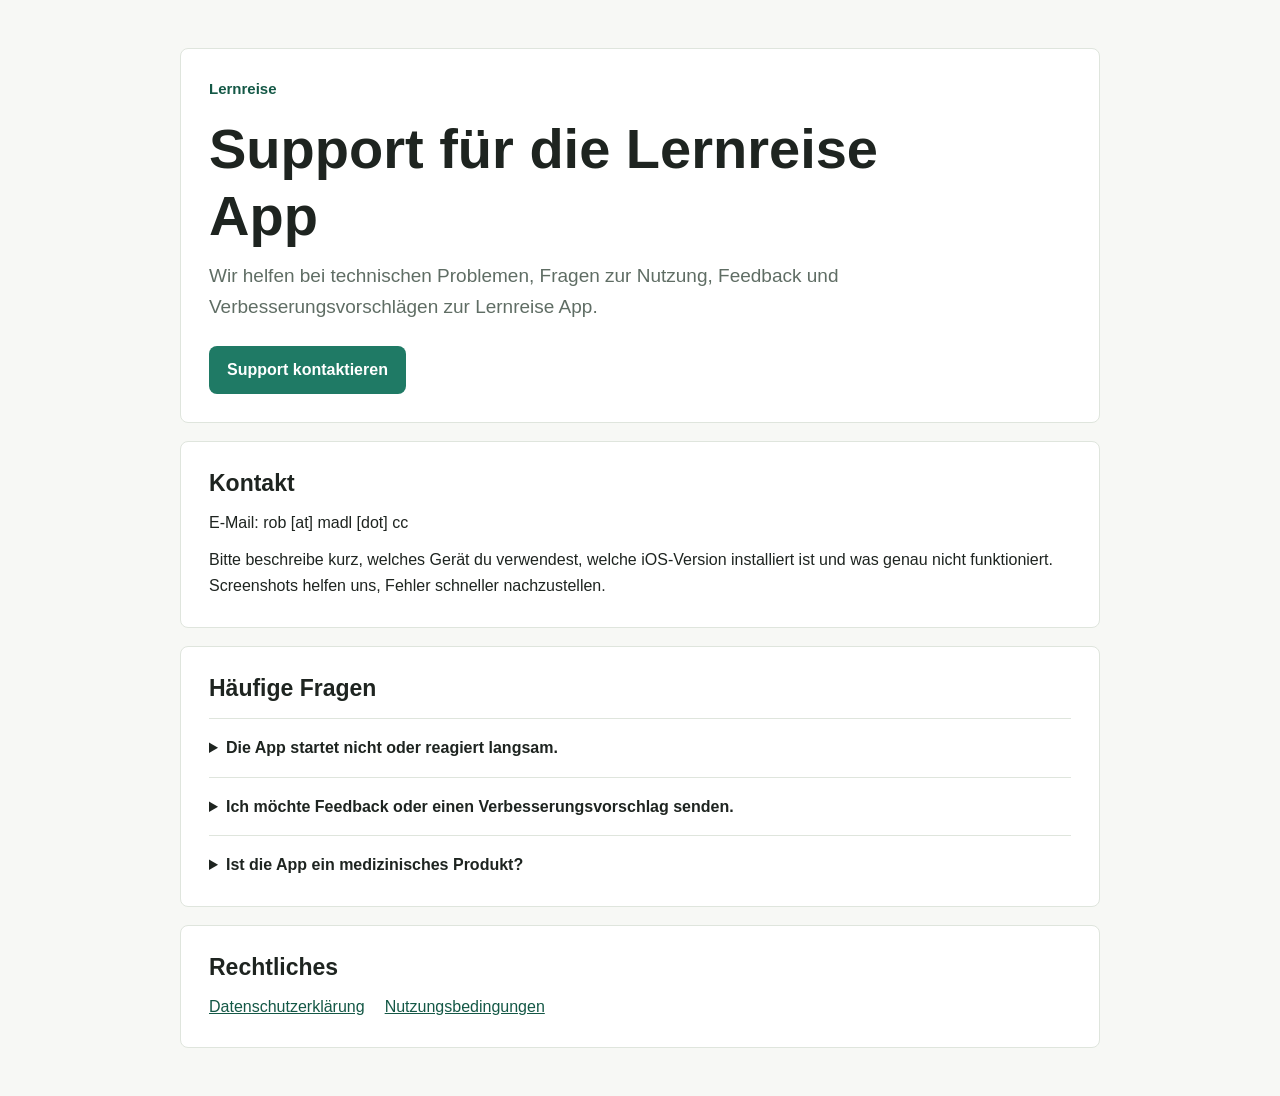
<file: index.html>
<!doctype html>
<html lang="de">
  <head>
    <meta charset="utf-8">
    <meta name="viewport" content="width=device-width, initial-scale=1">
    <meta name="description" content="Support und Kontakt für die Lernreise App.">
    <title>Lernreise App Support</title>
    <link rel="stylesheet" href="styles.css">
  </head>
  <body>
    <main class="page">
      <section class="hero" aria-labelledby="title">
        <p class="brand">Lernreise</p>
        <h1 id="title">Support für die Lernreise App</h1>
        <p class="lead">
          Wir helfen bei technischen Problemen, Fragen zur Nutzung, Feedback und
          Verbesserungsvorschlägen zur Lernreise App.
        </p>
        <a class="button" href="#kontakt">Support kontaktieren</a>
      </section>

      <section class="section" id="kontakt" aria-labelledby="contact">
        <h2 id="contact">Kontakt</h2>
        <p>
          E-Mail: rob [at] madl [dot] cc
        </p>
        <p>
          Bitte beschreibe kurz, welches Gerät du verwendest, welche iOS-Version
          installiert ist und was genau nicht funktioniert. Screenshots helfen uns,
          Fehler schneller nachzustellen.
        </p>
      </section>

      <section class="section" aria-labelledby="help">
        <h2 id="help">Häufige Fragen</h2>
        <details>
          <summary>Die App startet nicht oder reagiert langsam.</summary>
          <p>
            Schließe die App vollständig, starte das iPhone neu und prüfe, ob
            die neueste Version der App installiert ist.
          </p>
        </details>
        <details>
          <summary>Ich möchte Feedback oder einen Verbesserungsvorschlag senden.</summary>
          <p>
            Schreib uns per E-Mail. Wir lesen Feedback zu Aufgaben, Lesbarkeit,
            Bedienung und Lerninhalten besonders aufmerksam.
          </p>
        </details>
        <details>
          <summary>Ist die App ein medizinisches Produkt?</summary>
          <p>
            Nein. Die App ist als Lern- und Übungsangebot gedacht und ersetzt
            keine medizinische, psychologische oder pädagogische Diagnose,
            Beratung oder Therapie.
          </p>
        </details>
      </section>

      <section class="section links" aria-labelledby="legal">
        <h2 id="legal">Rechtliches</h2>
        <a href="privacy.html">Datenschutzerklärung</a>
        <a href="terms.html">Nutzungsbedingungen</a>
      </section>
    </main>
  </body>
</html>
</file>
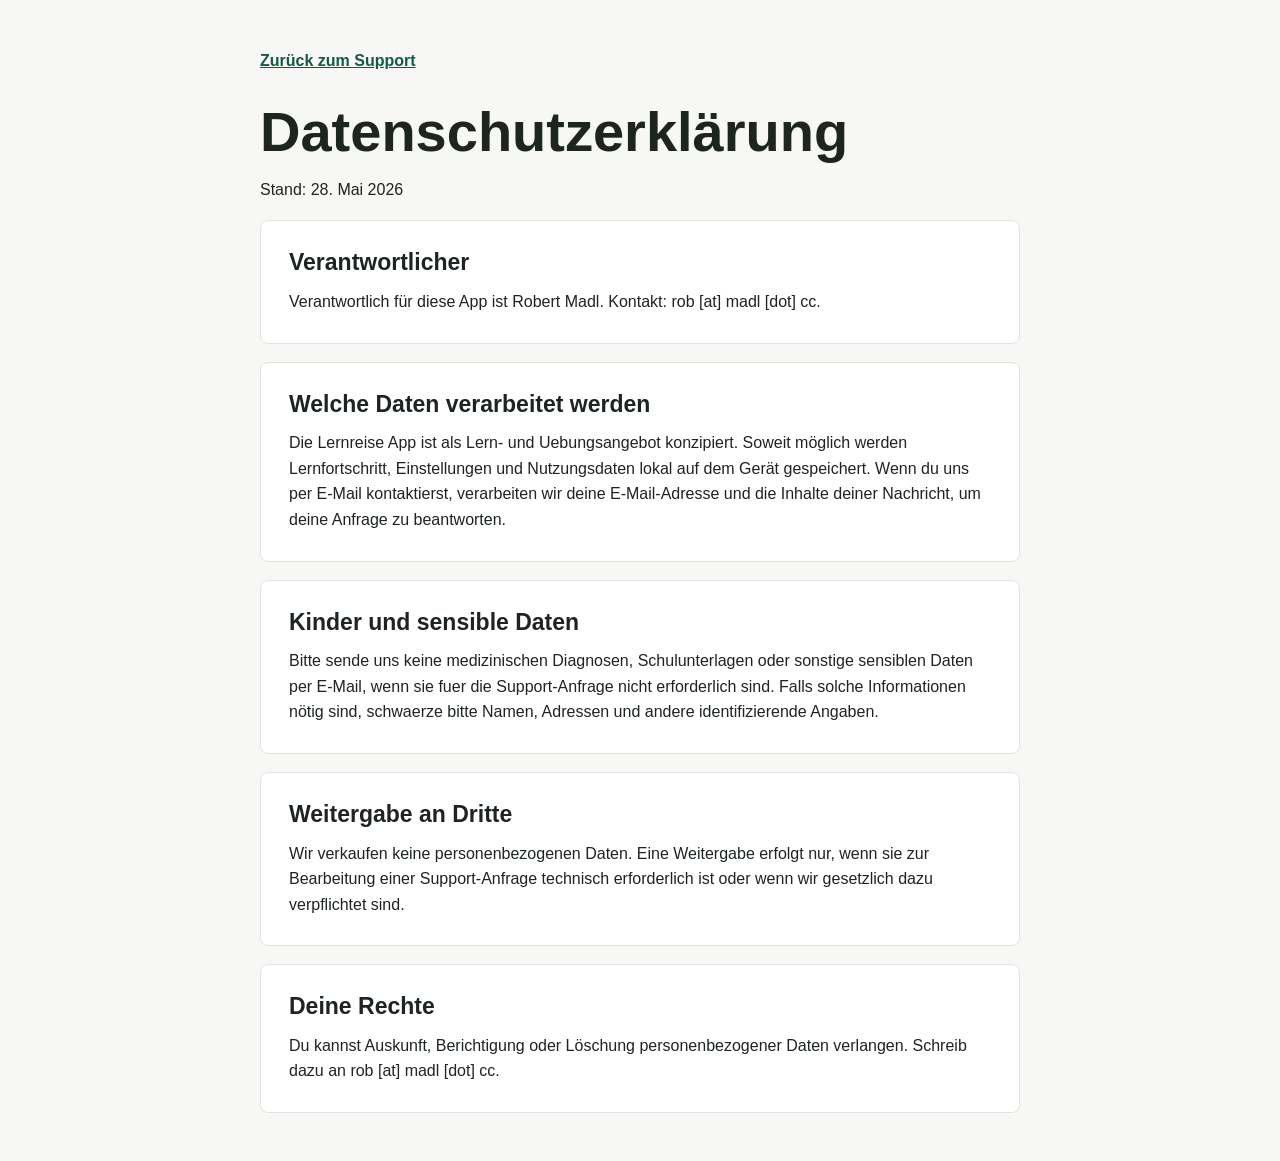
<file: privacy.html>
<!doctype html>
<html lang="de">
  <head>
    <meta charset="utf-8">
    <meta name="viewport" content="width=device-width, initial-scale=1">
    <meta name="description" content="Datenschutzerklärung für die Lernreise App.">
    <title>Datenschutzerklärung | Lernreise</title>
    <link rel="stylesheet" href="styles.css">
  </head>
  <body>
    <main class="page narrow">
      <a class="back" href="index.html">Zurück zum Support</a>
      <h1>Datenschutzerklärung</h1>
      <p>Stand: 28. Mai 2026</p>

      <section class="section">
        <h2>Verantwortlicher</h2>
        <p>
          Verantwortlich für diese App ist Robert Madl. Kontakt:
          rob [at] madl [dot] cc.
        </p>
      </section>

      <section class="section">
        <h2>Welche Daten verarbeitet werden</h2>
        <p>
          Die Lernreise App ist als Lern- und Uebungsangebot konzipiert. Soweit
          möglich werden Lernfortschritt, Einstellungen und Nutzungsdaten lokal
          auf dem Gerät gespeichert. Wenn du uns per E-Mail kontaktierst,
          verarbeiten wir deine E-Mail-Adresse und die Inhalte deiner Nachricht,
          um deine Anfrage zu beantworten.
        </p>
      </section>

      <section class="section">
        <h2>Kinder und sensible Daten</h2>
        <p>
          Bitte sende uns keine medizinischen Diagnosen, Schulunterlagen oder
          sonstige sensiblen Daten per E-Mail, wenn sie fuer die Support-Anfrage
          nicht erforderlich sind. Falls solche Informationen nötig sind,
          schwaerze bitte Namen, Adressen und andere identifizierende Angaben.
        </p>
      </section>

      <section class="section">
        <h2>Weitergabe an Dritte</h2>
        <p>
          Wir verkaufen keine personenbezogenen Daten. Eine Weitergabe erfolgt
          nur, wenn sie zur Bearbeitung einer Support-Anfrage technisch
          erforderlich ist oder wenn wir gesetzlich dazu verpflichtet sind.
        </p>
      </section>

      <section class="section">
        <h2>Deine Rechte</h2>
        <p>
          Du kannst Auskunft, Berichtigung oder Löschung personenbezogener Daten
          verlangen. Schreib dazu an
          rob [at] madl [dot] cc.
        </p>
      </section>
    </main>
  </body>
</html>
</file>
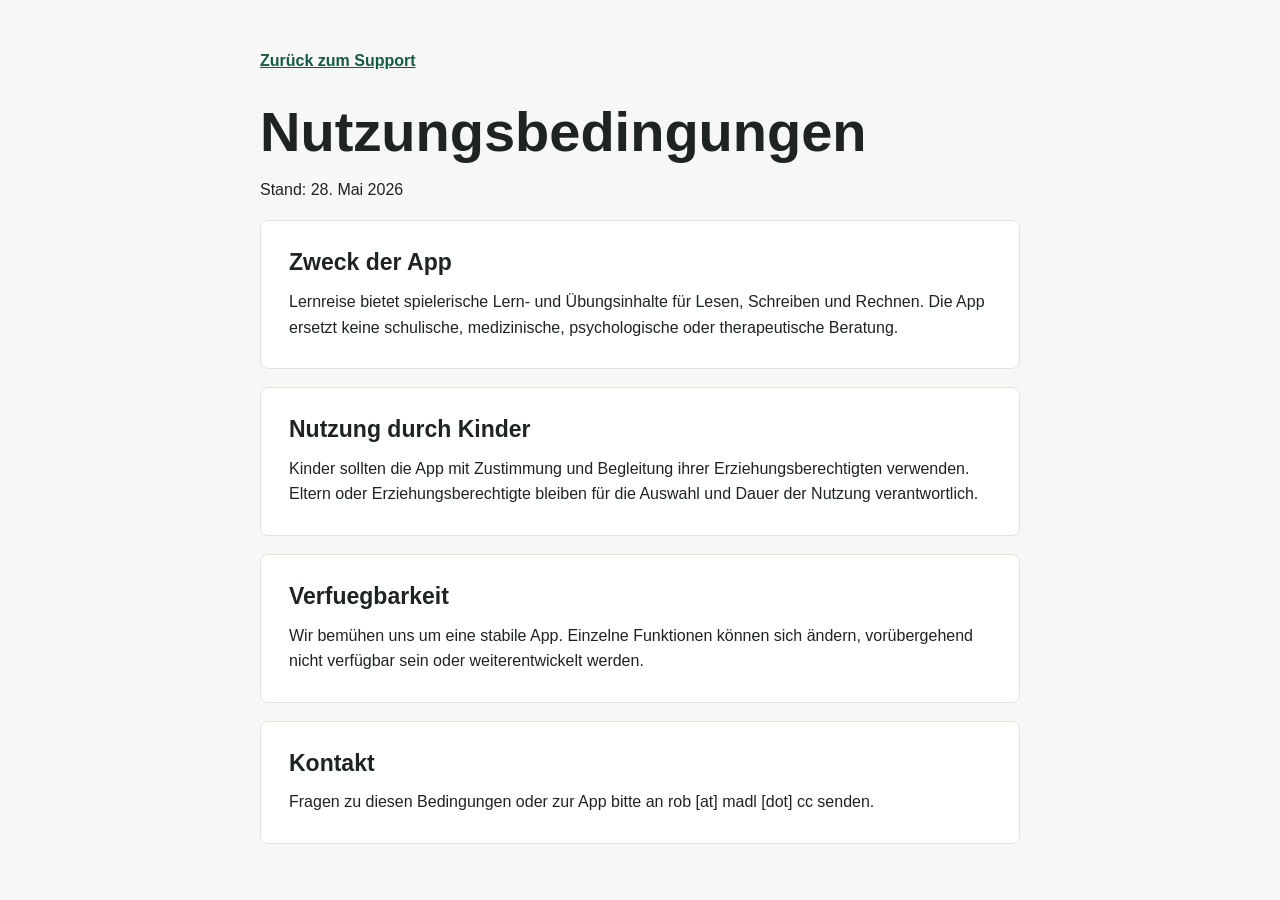
<file: terms.html>
<!doctype html>
<html lang="de">
  <head>
    <meta charset="utf-8">
    <meta name="viewport" content="width=device-width, initial-scale=1">
    <meta name="description" content="Nutzungsbedingungen für die Lernreise App.">
    <title>Nutzungsbedingungen | Lernreise</title>
    <link rel="stylesheet" href="styles.css">
  </head>
  <body>
    <main class="page narrow">
      <a class="back" href="index.html">Zurück zum Support</a>
      <h1>Nutzungsbedingungen</h1>
      <p>Stand: 28. Mai 2026</p>

      <section class="section">
        <h2>Zweck der App</h2>
        <p>
          Lernreise bietet spielerische Lern- und Übungsinhalte für Lesen,
          Schreiben und Rechnen. Die App ersetzt keine schulische, medizinische,
          psychologische oder therapeutische Beratung.
        </p>
      </section>

      <section class="section">
        <h2>Nutzung durch Kinder</h2>
        <p>
          Kinder sollten die App mit Zustimmung und Begleitung ihrer
          Erziehungsberechtigten verwenden. Eltern oder Erziehungsberechtigte
          bleiben für die Auswahl und Dauer der Nutzung verantwortlich.
        </p>
      </section>

      <section class="section">
        <h2>Verfuegbarkeit</h2>
        <p>
          Wir bemühen uns um eine stabile App. Einzelne Funktionen können sich
          ändern, vorübergehend nicht verfügbar sein oder weiterentwickelt
          werden.
        </p>
      </section>

      <section class="section">
        <h2>Kontakt</h2>
        <p>
          Fragen zu diesen Bedingungen oder zur App bitte an
          rob [at] madl [dot] cc senden.
        </p>
      </section>
    </main>
  </body>
</html>
</file>
<file: styles.css>
:root {
  color-scheme: light;
  --bg: #f7f8f5;
  --surface: #ffffff;
  --text: #1e2420;
  --muted: #5f6d64;
  --line: #dfe5dd;
  --accent: #1f7a65;
  --accent-dark: #145846;
  --focus: #0f6fff;
}

* {
  box-sizing: border-box;
}

body {
  margin: 0;
  background: var(--bg);
  color: var(--text);
  font-family: -apple-system, BlinkMacSystemFont, "Segoe UI", sans-serif;
  line-height: 1.6;
}

a {
  color: var(--accent-dark);
}

a:focus-visible,
button:focus-visible,
summary:focus-visible {
  outline: 3px solid var(--focus);
  outline-offset: 3px;
}

.page {
  width: min(920px, calc(100% - 32px));
  margin: 0 auto;
  padding: 48px 0;
}

.narrow {
  width: min(760px, calc(100% - 32px));
}

.hero,
.section {
  background: var(--surface);
  border: 1px solid var(--line);
  border-radius: 8px;
  padding: 28px;
}

.hero {
  margin-bottom: 18px;
}

.brand {
  margin: 0 0 14px;
  color: var(--accent-dark);
  font-size: 15px;
  font-weight: 700;
}

h1,
h2 {
  margin: 0;
  line-height: 1.2;
  letter-spacing: 0;
}

h1 {
  max-width: 760px;
  font-size: clamp(34px, 6vw, 56px);
}

h2 {
  font-size: 23px;
}

p {
  margin: 12px 0 0;
}

.lead {
  max-width: 680px;
  color: var(--muted);
  font-size: 19px;
}

.button {
  display: inline-flex;
  align-items: center;
  justify-content: center;
  min-height: 48px;
  margin-top: 24px;
  padding: 0 18px;
  border-radius: 8px;
  background: var(--accent);
  color: #ffffff;
  font-weight: 700;
  text-decoration: none;
}

.button:hover {
  background: var(--accent-dark);
}

.section {
  margin-top: 18px;
}

details {
  border-top: 1px solid var(--line);
  padding: 16px 0;
}

details:first-of-type {
  margin-top: 16px;
}

details:last-child {
  padding-bottom: 0;
}

summary {
  cursor: pointer;
  font-weight: 700;
}

.links {
  display: flex;
  flex-wrap: wrap;
  gap: 12px 20px;
  align-items: center;
}

.links h2 {
  width: 100%;
}

.back {
  display: inline-block;
  margin-bottom: 24px;
  font-weight: 700;
}

@media (max-width: 640px) {
  .page {
    width: min(100% - 24px, 920px);
    padding: 24px 0;
  }

  .hero,
  .section {
    padding: 20px;
  }

  h1 {
    font-size: 36px;
  }

  .lead {
    font-size: 17px;
  }
}
</file>
